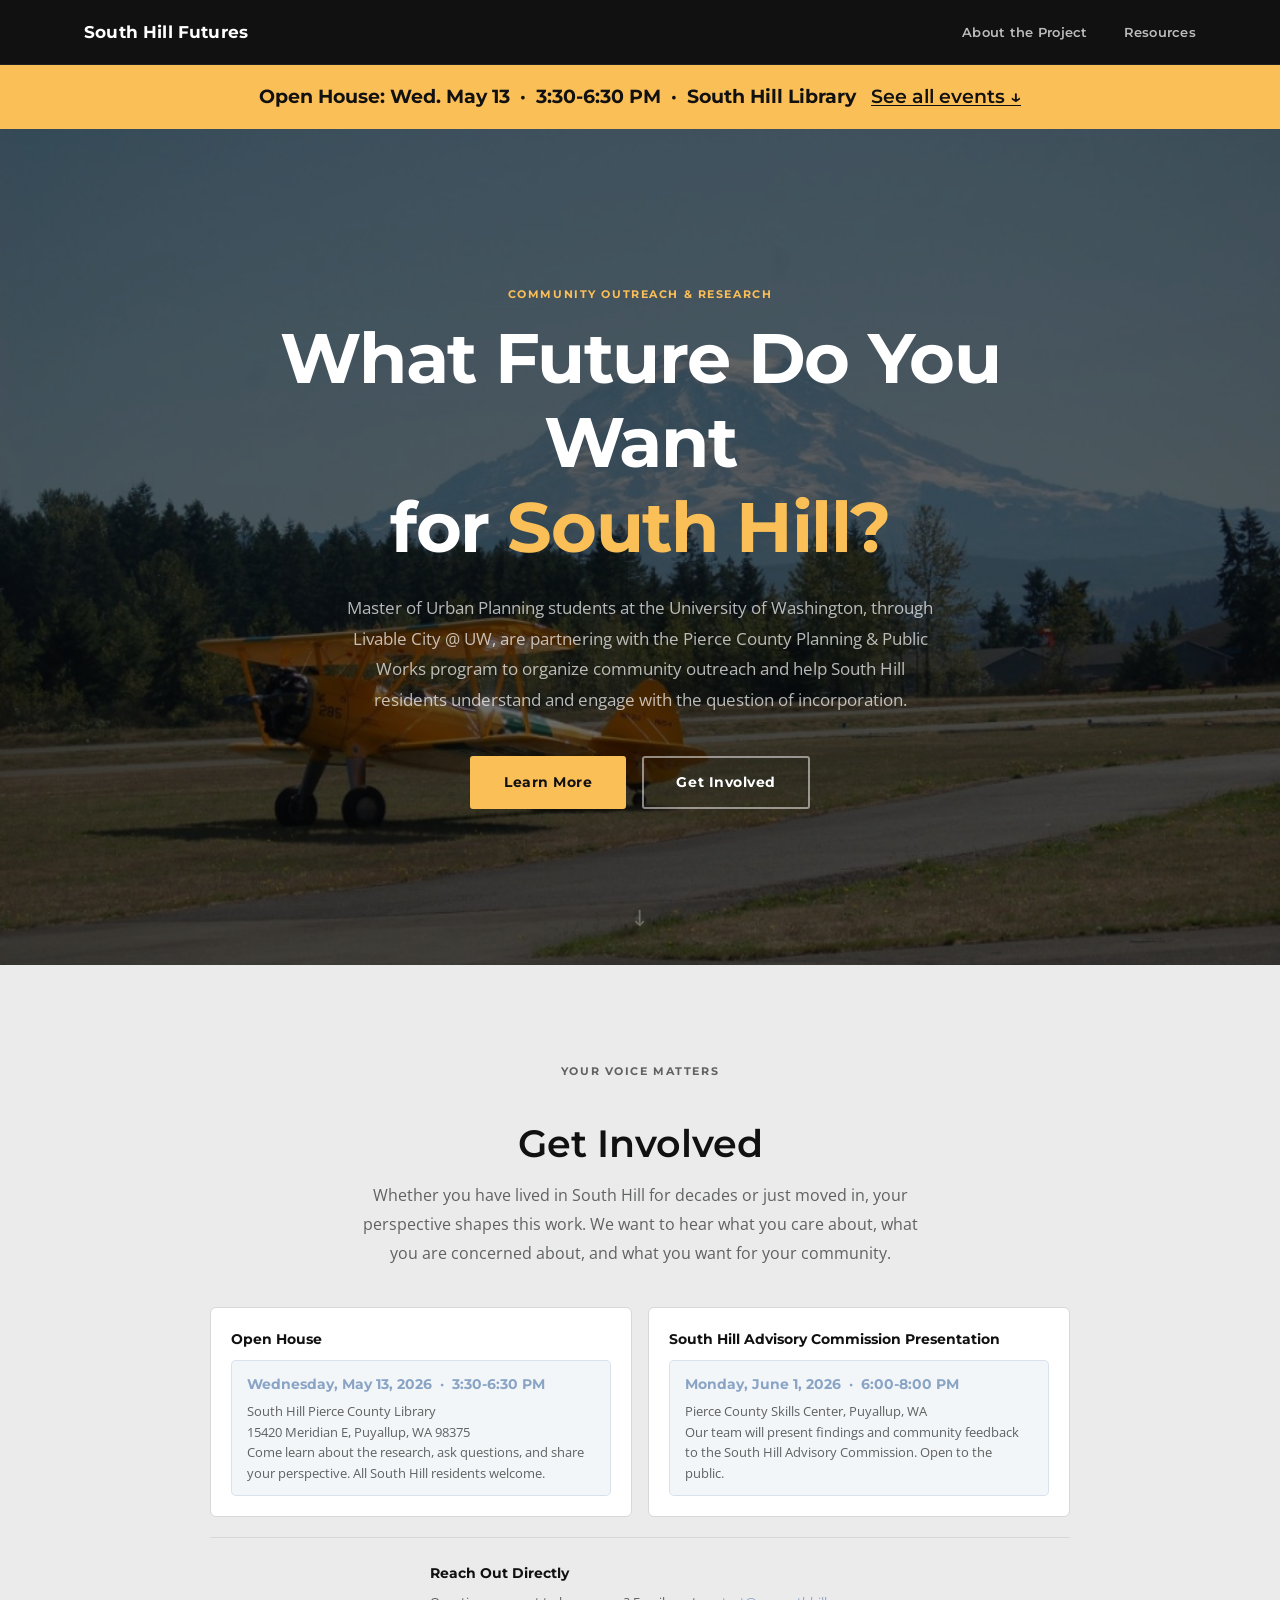
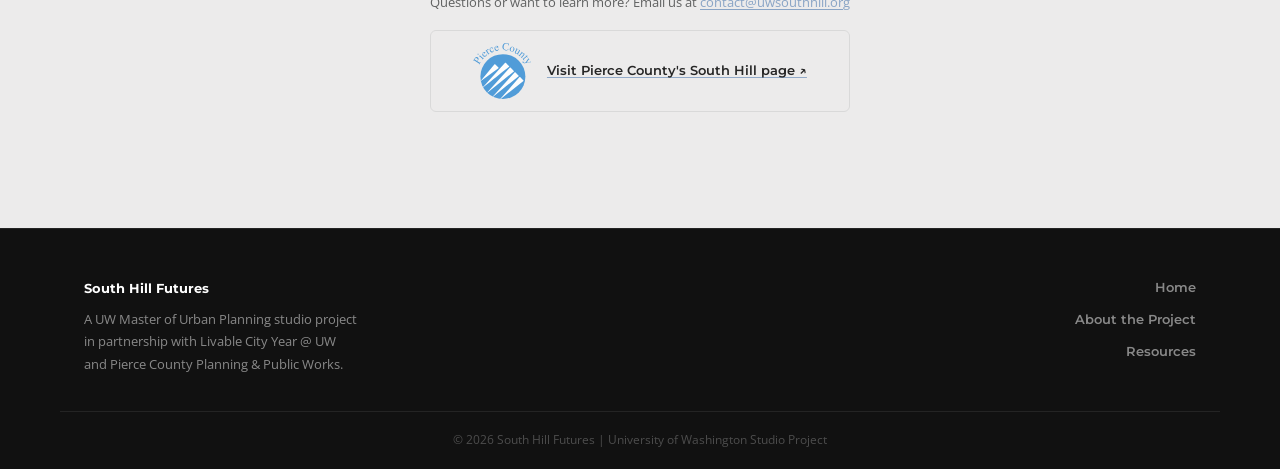
<file: index.html>
<!DOCTYPE html>
<html lang="en">
<head>
  <meta charset="UTF-8" />
  <meta name="viewport" content="width=device-width, initial-scale=1.0" />
  <title>South Hill Futures: Incorporation Study</title>
  <link rel="stylesheet" href="styles.css" />
  <link rel="preconnect" href="https://fonts.googleapis.com" />
  <link href="https://fonts.googleapis.com/css2?family=Montserrat:wght@600;700&family=Open+Sans:wght@400;500;600&display=swap" rel="stylesheet" />
</head>
<body>

  <!-- NAV -->
  <nav id="navbar">
    <div class="nav-inner">
      <a class="nav-logo" href="index.html">South Hill Futures</a>
      <button class="nav-toggle" aria-label="Toggle menu" onclick="toggleMenu()">&#9776;</button>
      <ul class="nav-links" id="nav-links">
        <li><a href="about.html">About the Project</a></li>
        <li><a href="learn.html">Resources</a></li>
      </ul>
    </div>
  </nav>

  <!-- OPEN HOUSE BANNER -->
  <div id="open-house-banner">
    <p><strong>Open House: <span class="nobr">Wed. May 13</span> &nbsp;·&nbsp; <span class="nobr">3:30-6:30 PM</span> &nbsp;·&nbsp; <span class="nobr">South Hill Library</span></strong> &nbsp;&nbsp;<a href="#contact">See all events &#8595;</a></p>
  </div>

  <!-- HERO -->
  <section id="hero">
    <div class="hero-content">
      <p class="eyebrow gold">Community Outreach &amp; Research</p>
      <h1>What Future Do You Want<br>for <span>South Hill?</span></h1>
      <p class="hero-sub">Master of Urban Planning students at the University of Washington, through Livable City @ UW, are partnering with the Pierce County Planning & Public Works program to organize community outreach and help South Hill residents understand and engage with the question of incorporation.</p>
      <div class="hero-actions">
        <a class="btn btn-primary" href="about.html">Learn More</a>
        <a class="btn btn-outline" href="#contact">Get Involved</a>
      </div>
    </div>
    <div class="hero-scroll-hint">&#8595;</div>
  </section>

  <!-- GET INVOLVED -->
  <section id="contact">
    <div class="container">
      <div class="contact-box">
        <div class="contact-text">
          <p class="eyebrow">Your Voice Matters</p>
          <h2>Get Involved</h2>
          <p>Whether you have lived in South Hill for decades or just moved in, your perspective shapes this work. We want to hear what you care about, what you are concerned about, and what you want for your community.</p>
          <ul class="contact-ways">
            <li>
              <!-- <span class="contact-icon">&#128197;</span> -->
              <div>
                <strong>Open House</strong>
                <div class="open-house-highlight">
                  <div class="oh-date"><span class="nobr">Wednesday, May 13, 2026</span> &nbsp;·&nbsp; <span class="nobr">3:30-6:30 PM</span></div>
                  <div class="oh-detail">South Hill Pierce County Library<br>15420 Meridian E, Puyallup, WA 98375<br>Come learn about the research, ask questions, and share your perspective. All South Hill residents welcome.</div>
                </div>
              </div>
            </li>
            <li>
              <!-- <span class="contact-icon">&#127981;</span> -->
              <div>
                <strong>South Hill Advisory Commission Presentation</strong>
                <div class="open-house-highlight">
                  <div class="oh-date"><span class="nobr">Monday, June 1, 2026</span> &nbsp;·&nbsp; <span class="nobr">6:00-8:00 PM</span></div>
                  <div class="oh-detail">Pierce County Skills Center, Puyallup, WA<br>Our team will present findings and community feedback to the South Hill Advisory Commission. Open to the public.</div>
                </div>
              </div>
            </li>
            <!-- SURVEY: uncomment when ready to add
            <li>
              <span class="contact-icon">&#128203;</span>
              <div>
                <strong>Community Survey</strong>
                <p>We are working on a short survey about your experience living in South Hill and your thoughts on incorporation. <em>Check back soon.</em></p>
              </div>
            </li>
            -->
            <li class="contact-email-row">
              <!-- <span class="contact-icon">&#9993;&#65039;</span> -->
              <div>
                <strong>Reach Out Directly</strong>
                <p>Questions or want to learn more? Email us at <a href="mailto:contact@uwsouthhill.org">contact@uwsouthhill.org</a></p>
                <a class="pierce-logo-link" href="https://www.piercecountywa.gov/946/South-Hill" target="_blank" rel="noopener">
                  <img src="PierceLogo.svg" alt="Pierce County" class="pierce-logo" />
                  <span class="pierce-logo-text">Visit Pierce County's South Hill page &#8599;</span>
                </a>
              </div>
            </li>
          </ul>
        </div>
        <!-- CONTACT FORM: uncomment when email is ready
        <div class="contact-form-wrap">
          <h3>Send Us a Message</h3>
          <form class="contact-form" onsubmit="handleSubmit(event)">
            <label for="name">Name</label>
            <input type="text" id="name" name="name" placeholder="Your name" required />
            <label for="email">Your Email</label>
            <input type="email" id="email" name="email" placeholder="your@email.com" required />
            <label for="resident">Are you a South Hill resident?</label>
            <select id="resident" name="resident">
              <option value="">Please select</option>
              <option value="yes">Yes</option>
              <option value="no">No, but I work/own property there</option>
              <option value="nearby">I live nearby</option>
              <option value="other">Other</option>
            </select>
            <label for="message">Message or Questions</label>
            <textarea id="message" name="message" rows="4" placeholder="Share your thoughts, questions, or concerns about South Hill's future..." required></textarea>
            <button type="submit" class="btn btn-primary">Send Message</button>
            <p class="form-note" id="form-success" style="display:none;">Thank you! We will be in touch soon.</p>
            <p style="font-size:0.78rem;color:var(--text-muted);margin-top:-4px;">Our contact email is coming soon. We will follow up as soon as it is set up.</p>
          </form>
        </div>
        -->
      </div>
    </div>
  </section>

  <!-- FOOTER -->
  <footer>
    <div class="container footer-inner">
      <div class="footer-left">
        <p class="footer-logo">South Hill Futures</p>
        <p>A UW Master of Urban Planning studio project<br>in partnership with Livable City Year @ UW<br>and Pierce County Planning &amp; Public Works.</p>
      </div>
      <div class="footer-links">
        <a href="index.html">Home</a>
        <a href="about.html">About the Project</a>
        <a href="learn.html">Resources</a>
      </div>
    </div>
    <div class="footer-bottom">
      <p>&copy; 2026 South Hill Futures | University of Washington Studio Project</p>
    </div>
  </footer>

  <script src="script.js"></script>
</body>
</html>
</file>
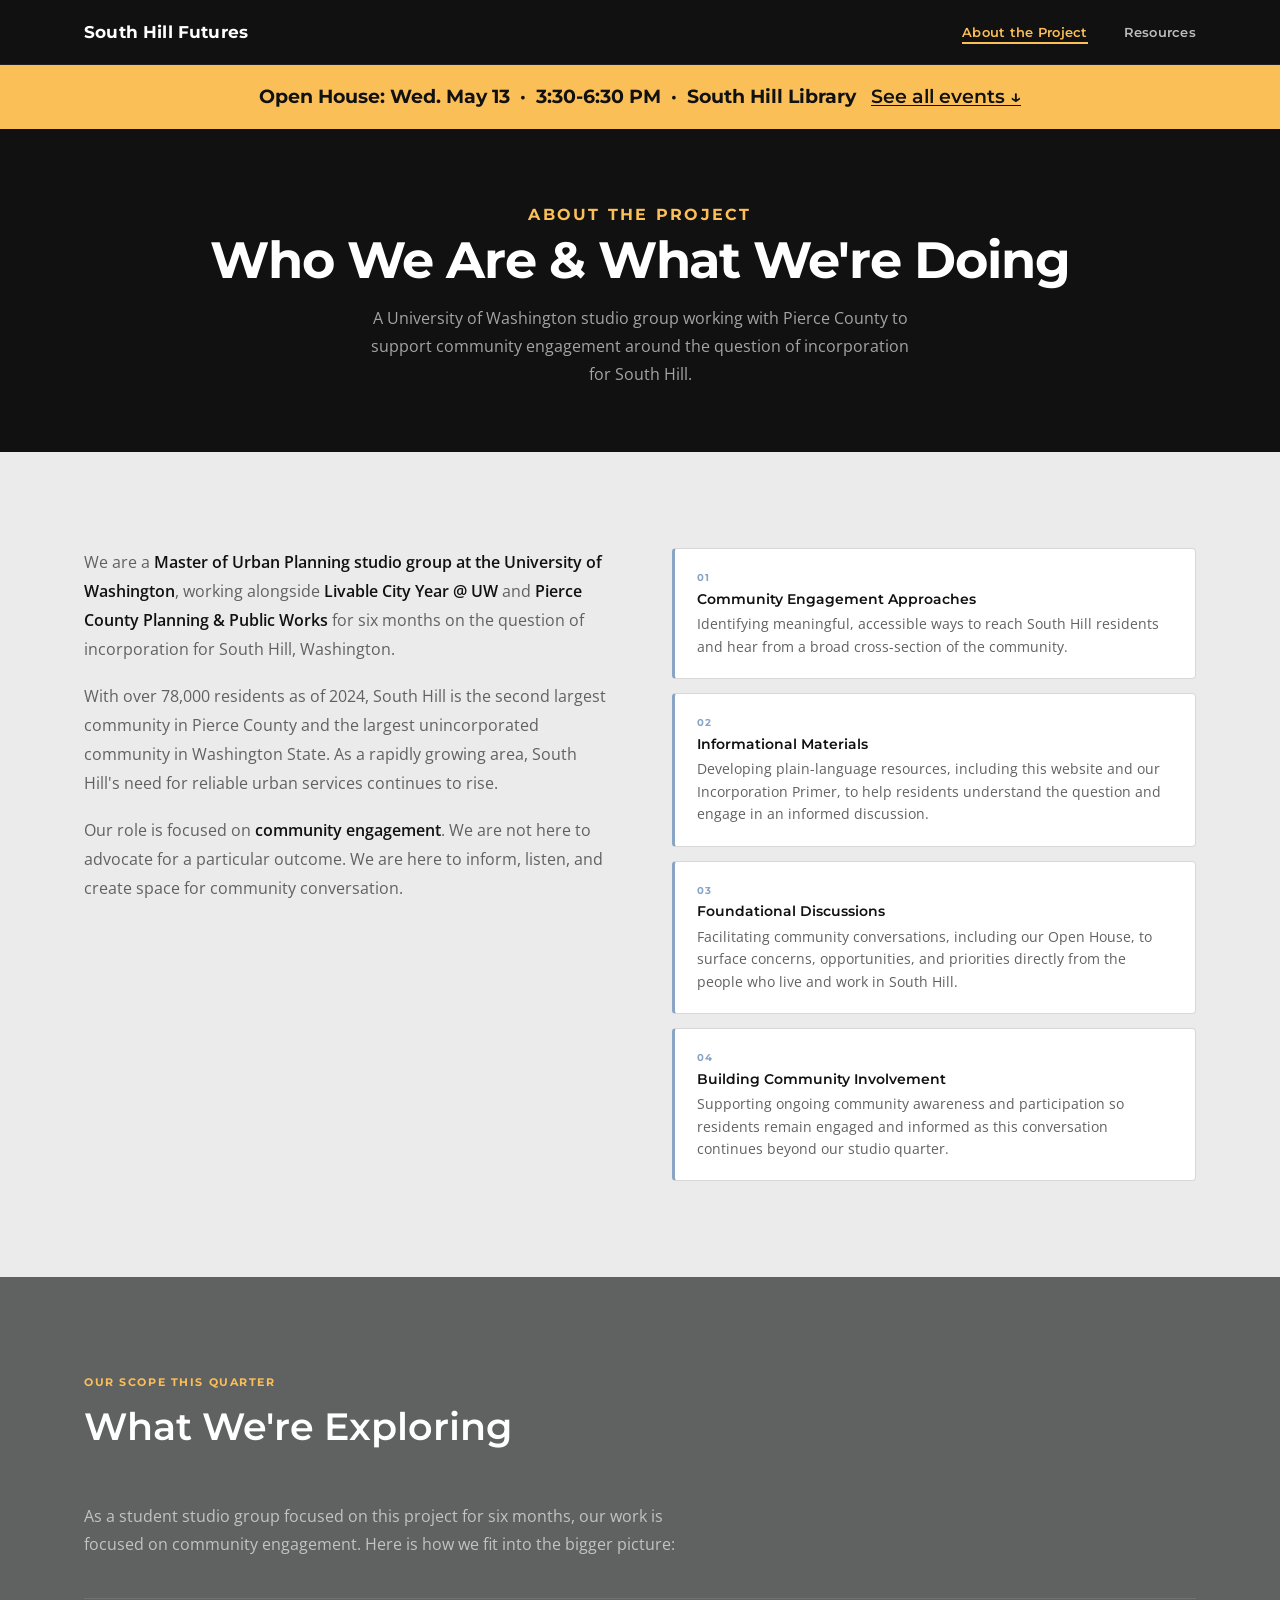
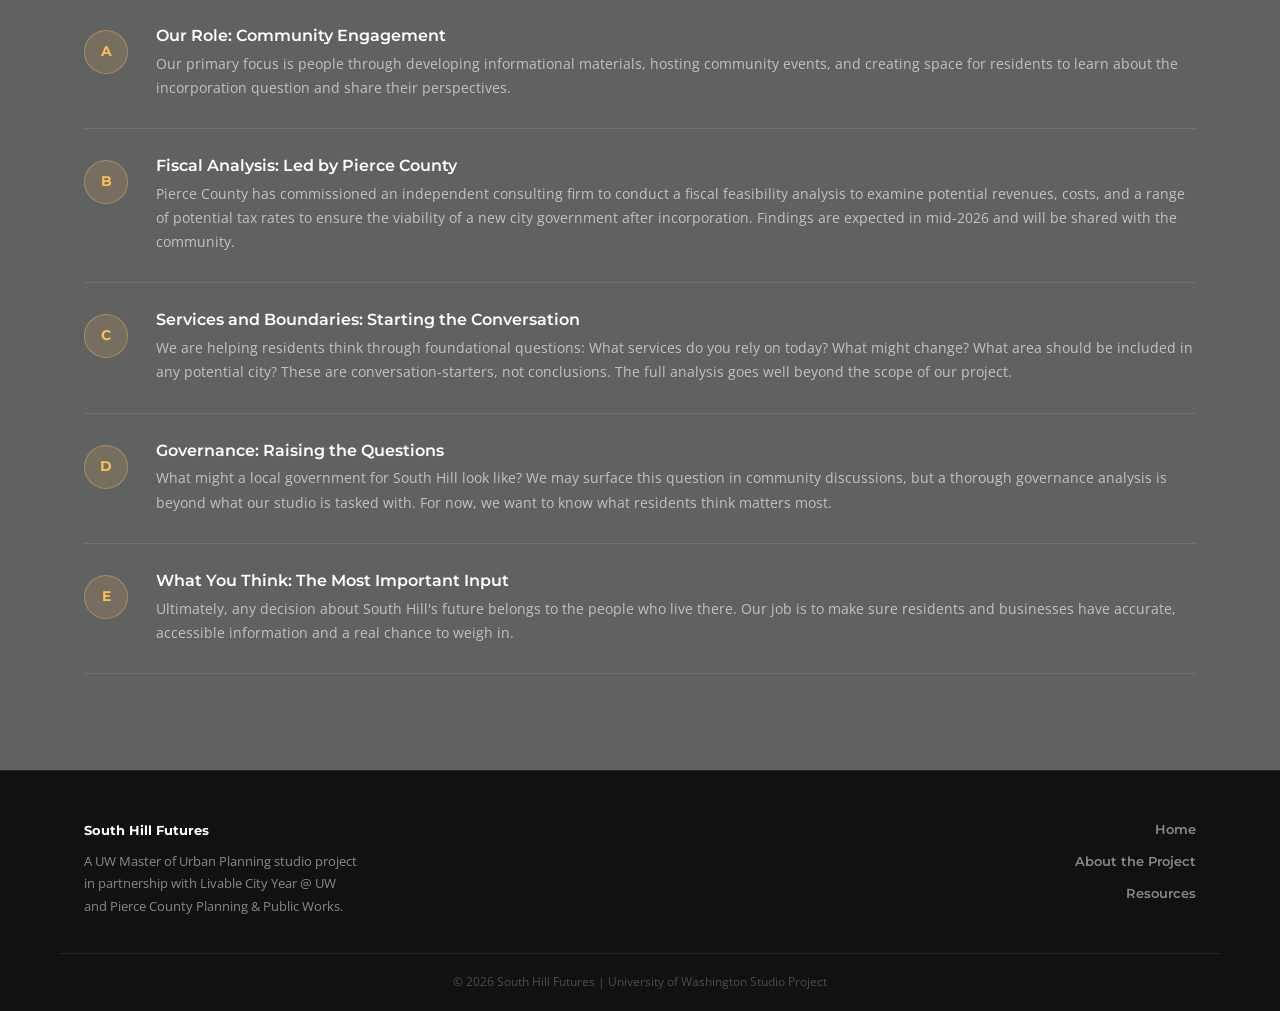
<file: about.html>
<!DOCTYPE html>
<html lang="en">
<head>
  <meta charset="UTF-8" />
  <meta name="viewport" content="width=device-width, initial-scale=1.0" />
  <title>About the Project | South Hill Futures</title>
  <link rel="stylesheet" href="styles.css" />
  <link rel="preconnect" href="https://fonts.googleapis.com" />
  <link href="https://fonts.googleapis.com/css2?family=Montserrat:wght@600;700&family=Open+Sans:wght@400;500;600&display=swap" rel="stylesheet" />
</head>
<body>

  <!-- NAV -->
  <nav id="navbar">
    <div class="nav-inner">
      <a class="nav-logo" href="index.html">South Hill Futures</a>
      <button class="nav-toggle" aria-label="Toggle menu" onclick="toggleMenu()">&#9776;</button>
      <ul class="nav-links" id="nav-links">
        <li><a href="about.html" aria-current="page">About the Project</a></li>
        <li><a href="learn.html">Resources</a></li>
      </ul>
    </div>
  </nav>

  <!-- OPEN HOUSE BANNER -->
  <div id="open-house-banner">
    <p><strong>Open House: <span class="nobr">Wed. May 13</span> &nbsp;·&nbsp; <span class="nobr">3:30-6:30 PM</span> &nbsp;·&nbsp; <span class="nobr">South Hill Library</span></strong> &nbsp;&nbsp;<a href="index.html#contact">See all events &#8595;</a></p>
  </div>

  <!-- PAGE HEADER -->
  <div class="page-header">
    <p class="eyebrow gold">About the Project</p>
    <h1>Who We Are &amp; What We're Doing</h1>
    <p>A University of Washington studio group working with Pierce County to support community engagement around the question of incorporation for South Hill.</p>
  </div>

  <!-- ABOUT -->
  <section id="about">
    <div class="container">
      <div class="two-col">
        <div class="col-text">
          <p>We are a <strong>Master of Urban Planning studio group at the University of Washington</strong>, working alongside <strong>Livable City Year @ UW</strong> and <strong>Pierce County Planning & Public Works</strong> for six months on the question of incorporation for South Hill, Washington.</p>
          <p>With over 78,000 residents as of 2024, South Hill is the second largest community in Pierce County and the largest unincorporated community in Washington State. As a rapidly growing area, South Hill's need for reliable urban services continues to rise.</p>
          <p>Our role is focused on <strong>community engagement</strong>. We are not here to advocate for a particular outcome. We are here to inform, listen, and create space for community conversation.</p>
        </div>
        <div class="col-cards">
          <div class="info-card">
            <div class="info-card-num">01</div>
            <h3>Community Engagement Approaches</h3>
            <p>Identifying meaningful, accessible ways to reach South Hill residents and hear from a broad cross-section of the community.</p>
          </div>
          <div class="info-card">
            <div class="info-card-num">02</div>
            <h3>Informational Materials</h3>
            <p>Developing plain-language resources, including this website and our Incorporation Primer, to help residents understand the question and engage in an informed discussion.</p>
          </div>
          <div class="info-card">
            <div class="info-card-num">03</div>
            <h3>Foundational Discussions</h3>
            <p>Facilitating community conversations, including our Open House, to surface concerns, opportunities, and priorities directly from the people who live and work in South Hill.</p>
          </div>
          <div class="info-card">
            <div class="info-card-num">04</div>
            <h3>Building Community Involvement</h3>
            <p>Supporting ongoing community awareness and participation so residents remain engaged and informed as this conversation continues beyond our studio quarter.</p>
          </div>
        </div>
      </div>
    </div>
  </section>

  <!-- POSSIBILITIES -->
  <section id="possibilities">
    <div class="container">
      <div class="section-header on-dark">
        <p class="eyebrow">Our Scope This Quarter</p>
        <h2>What We're Exploring</h2>
      </div>
      <p class="section-intro-left">As a student studio group focused on this project for six months, our work is focused on community engagement. Here is how we fit into the bigger picture:</p>
      <div class="scenarios">
        <div class="scenario">
          <div class="scenario-number">A</div>
          <div class="scenario-body">
            <h3>Our Role: Community Engagement</h3>
            <p>Our primary focus is people through developing informational materials, hosting community events, and creating space for residents to learn about the incorporation question and share their perspectives.</p>
          </div>
        </div>
        <div class="scenario">
          <div class="scenario-number">B</div>
          <div class="scenario-body">
            <h3>Fiscal Analysis: Led by Pierce County</h3>
            <p>Pierce County has commissioned an independent consulting firm to conduct a fiscal feasibility analysis to examine potential revenues, costs, and a range of potential tax rates to ensure the viability of a new city government after incorporation. Findings are expected in mid-2026 and will be shared with the community.</p>
          </div>
        </div>
        <div class="scenario">
          <div class="scenario-number">C</div>
          <div class="scenario-body">
            <h3>Services and Boundaries: Starting the Conversation</h3>
            <p>We are helping residents think through foundational questions: What services do you rely on today? What might change? What area should be included in any potential city? These are conversation-starters, not conclusions. The full analysis goes well beyond the scope of our project.</p>
          </div>
        </div>
        <div class="scenario">
          <div class="scenario-number">D</div>
          <div class="scenario-body">
            <h3>Governance: Raising the Questions</h3>
            <p>What might a local government for South Hill look like? We may surface this question in community discussions, but a thorough governance analysis is beyond what our studio is tasked with. For now, we want to know what residents think matters most.</p>
          </div>
        </div>
        <div class="scenario">
          <div class="scenario-number">E</div>
          <div class="scenario-body">
            <h3>What You Think: The Most Important Input</h3>
            <p>Ultimately, any decision about South Hill's future belongs to the people who live there. Our job is to make sure residents and businesses have accurate, accessible information and a real chance to weigh in.</p>
          </div>
        </div>
      </div>
    </div>
  </section>

  <!-- FOOTER -->
  <footer>
    <div class="container footer-inner">
      <div class="footer-left">
        <p class="footer-logo">South Hill Futures</p>
        <p>A UW Master of Urban Planning studio project<br>in partnership with Livable City Year @ UW<br>and Pierce County Planning &amp; Public Works.</p>
      </div>
      <div class="footer-links">
        <a href="index.html">Home</a>
        <a href="about.html">About the Project</a>
        <a href="learn.html">Resources</a>
      </div>
    </div>
    <div class="footer-bottom">
      <p>&copy; 2026 South Hill Futures | University of Washington Studio Project</p>
    </div>
  </footer>

  <script src="script.js"></script>
</body>
</html>
</file>
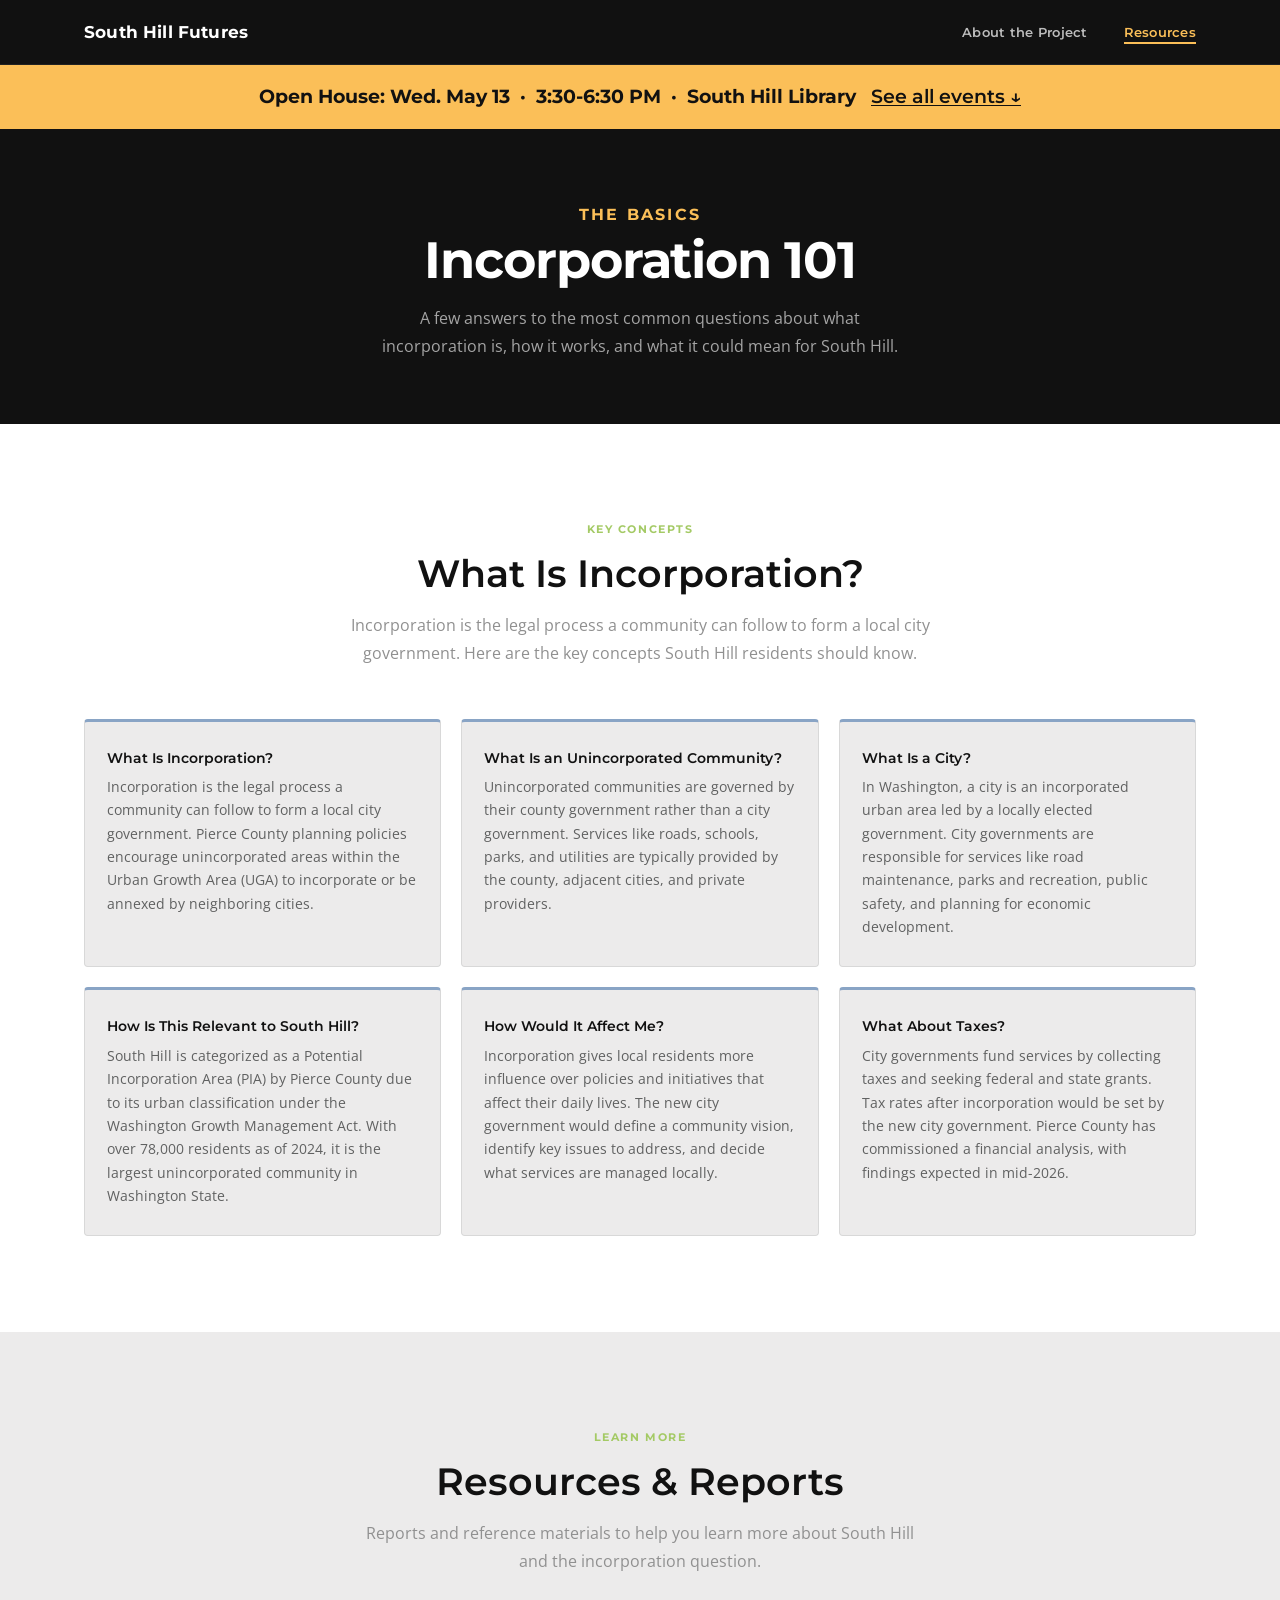
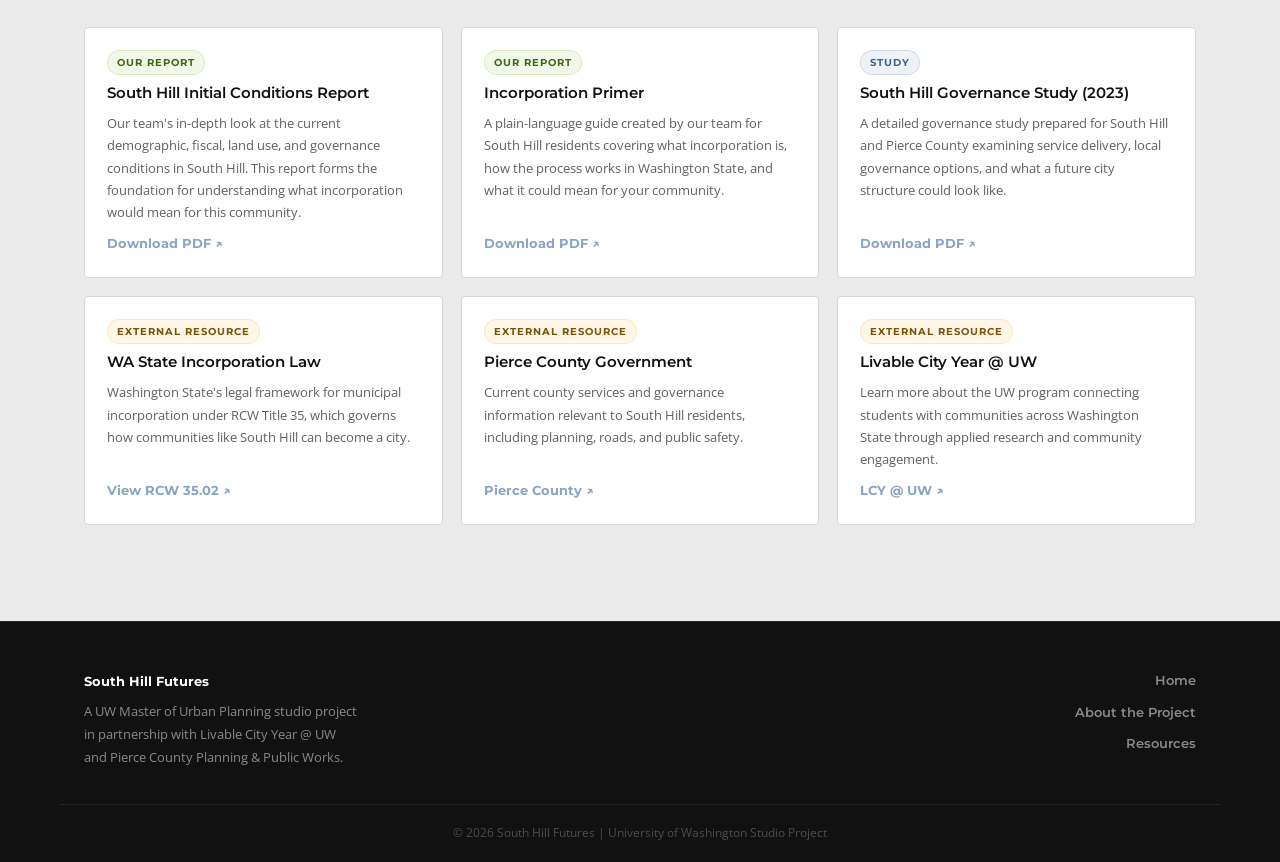
<file: learn.html>
<!DOCTYPE html>
<html lang="en">
<head>
  <meta charset="UTF-8" />
  <meta name="viewport" content="width=device-width, initial-scale=1.0" />
  <title>What Is Incorporation? | South Hill Futures</title>
  <link rel="stylesheet" href="styles.css" />
  <link rel="preconnect" href="https://fonts.googleapis.com" />
  <link href="https://fonts.googleapis.com/css2?family=Montserrat:wght@600;700&family=Open+Sans:wght@400;500;600&display=swap" rel="stylesheet" />
</head>
<body>

  <!-- NAV -->
  <nav id="navbar">
    <div class="nav-inner">
      <a class="nav-logo" href="index.html">South Hill Futures</a>
      <button class="nav-toggle" aria-label="Toggle menu" onclick="toggleMenu()">&#9776;</button>
      <ul class="nav-links" id="nav-links">
        <li><a href="about.html">About the Project</a></li>
        <li><a href="learn.html" aria-current="page">Resources</a></li>
      </ul>
    </div>
  </nav>

  <!-- OPEN HOUSE BANNER -->
  <div id="open-house-banner">
    <p><strong>Open House: <span class="nobr">Wed. May 13</span> &nbsp;·&nbsp; <span class="nobr">3:30-6:30 PM</span> &nbsp;·&nbsp; <span class="nobr">South Hill Library</span></strong> &nbsp;&nbsp;<a href="index.html#contact">See all events &#8595;</a></p>
  </div>

  <!-- PAGE HEADER -->
  <div class="page-header">
    <p class="eyebrow gold">The Basics</p>
    <h1>Incorporation 101</h1>
    <p>A few answers to the most common questions about what incorporation is, how it works, and what it could mean for South Hill.</p>
  </div>

  <!-- WHAT IS INCORPORATION -->
  <section id="what-is">
    <div class="container">
      <div class="section-header center">
        <p class="eyebrow">Key Concepts</p>
        <h2>What Is Incorporation?</h2>
        <p class="section-intro">Incorporation is the legal process a community can follow to form a local city government. Here are the key concepts South Hill residents should know.</p>
      </div>
      <div class="explainer-grid">
        <div class="explainer-card">
          <!-- <div class="explainer-icon">&#128196;</div> -->
          <h3>What Is Incorporation?</h3>
          <p>Incorporation is the legal process a community can follow to form a local city government. Pierce County planning policies encourage unincorporated areas within the Urban Growth Area (UGA) to incorporate or be annexed by neighboring cities.</p>
        </div>
        <div class="explainer-card">
          <!-- <div class="explainer-icon">&#127968;</div> -->
          <h3>What Is an Unincorporated Community?</h3>
          <p>Unincorporated communities are governed by their county government rather than a city government. Services like roads, schools, parks, and utilities are typically provided by the county, adjacent cities, and private providers.</p>
        </div>
        <div class="explainer-card">
          <!-- <div class="explainer-icon">&#127963;</div> -->
          <h3>What Is a City?</h3>
          <p>In Washington, a city is an incorporated urban area led by a locally elected government. City governments are responsible for services like road maintenance, parks and recreation, public safety, and planning for economic development.</p>
        </div>
        <div class="explainer-card">
          <!-- <div class="explainer-icon">&#128205;</div> -->
          <h3>How Is This Relevant to South Hill?</h3>
          <p>South Hill is categorized as a Potential Incorporation Area (PIA) by Pierce County due to its urban classification under the Washington Growth Management Act. With over 78,000 residents as of 2024, it is the largest unincorporated community in Washington State.</p>
        </div>
        <div class="explainer-card">
          <!-- <div class="explainer-icon">&#128101;</div> -->
          <h3>How Would It Affect Me?</h3>
          <p>Incorporation gives local residents more influence over policies and initiatives that affect their daily lives. The new city government would define a community vision, identify key issues to address, and decide what services are managed locally.</p>
        </div>
        <div class="explainer-card">
          <!-- <div class="explainer-icon">&#128176;</div> -->
          <h3>What About Taxes?</h3>
          <p>City governments fund services by collecting taxes and seeking federal and state grants. Tax rates after incorporation would be set by the new city government. Pierce County has commissioned a financial analysis, with findings expected in mid-2026.</p>
        </div>
      </div>
    </div>
  </section>

  <!-- RESOURCES -->
  <section id="resources">
    <div class="container">
      <div class="section-header center">
        <p class="eyebrow">Learn More</p>
        <h2>Resources &amp; Reports</h2>
        <p class="section-intro">Reports and reference materials to help you learn more about South Hill and the incorporation question.</p>
      </div>
      <div class="resource-grid">
        <div class="resource-card">
          <div class="resource-tag team">Our Report</div>
          <h3>South Hill Initial Conditions Report</h3>
          <p>Our team's in-depth look at the current demographic, fiscal, land use, and governance conditions in South Hill. This report forms the foundation for understanding what incorporation would mean for this community.</p>
          <a class="resource-link" href="LCY_ICR.pdf" target="_blank" rel="noopener">Download PDF &#8599;</a>
        </div>
        <div class="resource-card">
          <div class="resource-tag team">Our Report</div>
          <h3>Incorporation Primer</h3>
          <p>A plain-language guide created by our team for South Hill residents covering what incorporation is, how the process works in Washington State, and what it could mean for your community.</p>
          <a class="resource-link" href="IncorporationPrimer.pdf" target="_blank" rel="noopener">Download PDF &#8599;</a>
        </div>
        <div class="resource-card">
          <div class="resource-tag">Study</div>
          <h3>South Hill Governance Study (2023)</h3>
          <p>A detailed governance study prepared for South Hill and Pierce County examining service delivery, local governance options, and what a future city structure could look like.</p>
          <a class="resource-link" href="Final South Hill Governance Study.pdf" target="_blank" rel="noopener">Download PDF &#8599;</a>
        </div>
        <div class="resource-card">
          <div class="resource-tag external">External Resource</div>
          <h3>WA State Incorporation Law</h3>
          <p>Washington State's legal framework for municipal incorporation under RCW Title 35, which governs how communities like South Hill can become a city.</p>
          <a class="resource-link" href="https://app.leg.wa.gov/RCW/default.aspx?cite=35.02" target="_blank" rel="noopener">View RCW 35.02 &#8599;</a>
        </div>
        <div class="resource-card">
          <div class="resource-tag external">External Resource</div>
          <h3>Pierce County Government</h3>
          <p>Current county services and governance information relevant to South Hill residents, including planning, roads, and public safety.</p>
          <a class="resource-link" href="https://www.piercecountywa.gov" target="_blank" rel="noopener">Pierce County &#8599;</a>
        </div>
        <div class="resource-card">
          <div class="resource-tag external">External Resource</div>
          <h3>Livable City Year @ UW</h3>
          <p>Learn more about the UW program connecting students with communities across Washington State through applied research and community engagement.</p>
          <a class="resource-link" href="https://lcy.be.uw.edu/" target="_blank" rel="noopener">LCY @ UW &#8599;</a>
        </div>
      </div>
    </div>
  </section>

  <!-- FOOTER -->
  <footer>
    <div class="container footer-inner">
      <div class="footer-left">
        <p class="footer-logo">South Hill Futures</p>
        <p>A UW Master of Urban Planning studio project<br>in partnership with Livable City Year @ UW<br>and Pierce County Planning &amp; Public Works.</p>
      </div>
      <div class="footer-links">
        <a href="index.html">Home</a>
        <a href="about.html">About the Project</a>
        <a href="learn.html">Resources</a>
      </div>
    </div>
    <div class="footer-bottom">
      <p>&copy; 2026 South Hill Futures | University of Washington Studio Project</p>
    </div>
  </footer>

  <script src="script.js"></script>
</body>
</html>
</file>
<file: styles.css>
/* ── Reset & Base ── */
*, *::before, *::after { box-sizing: border-box; margin: 0; padding: 0; }

:root {
  --blue:       #89a4c5;
  --gold:       #fbbf58;
  --green:      #a4ca65;
  --gray-mid:   #606161;
  --gray-light: #ecebeb;
  --black:      #111111;
  --white:      #ffffff;
  --border:     #d8d8d8;

  --text-dark:  #111111;
  --text-body:  #606161;
  --text-muted: #909090;

  --font-body:    'Open Sans', system-ui, sans-serif;
  --font-heading: 'Montserrat', system-ui, sans-serif;

  --max-w:      1160px;
  --section-py: 96px;
}

html { scroll-behavior: smooth; }

body {
  font-family: var(--font-body);
  font-weight: 400;
  color: var(--text-body);
  background: var(--white);
  line-height: 1.7;
  font-size: 16px;
  padding-top: 64px;
}

a { color: inherit; text-decoration: none; }
img { display: block; max-width: 100%; }

h1, h2, h3 { font-family: var(--font-heading); line-height: 1.2; }
h1 { font-weight: 700; }
h2 { font-weight: 600; }
h3 { font-weight: 600; }

.container {
  max-width: var(--max-w);
  margin: 0 auto;
  padding: 0 24px;
}

/* ── Eyebrow ── */
.eyebrow {
  display: block;
  font-family: var(--font-heading);
  font-size: 0.7rem;
  font-weight: 700;
  letter-spacing: 0.14em;
  text-transform: uppercase;
  color: var(--green);
  margin-bottom: 12px;
}
.eyebrow.gold  { color: var(--gold); }
.eyebrow.light { color: var(--gold); }

/* ── Buttons ── */
.btn {
  display: inline-block;
  padding: 13px 32px;
  border-radius: 3px;
  font-family: var(--font-heading);
  font-size: 0.85rem;
  font-weight: 700;
  letter-spacing: 0.04em;
  cursor: pointer;
  transition: all 0.18s;
  border: 2px solid transparent;
}
.btn-primary { background: var(--gold); color: var(--black); border-color: var(--gold); }
.btn-primary:hover { background: #fccf7a; border-color: #fccf7a; }
.btn-outline { background: transparent; color: var(--white); border-color: rgba(255,255,255,0.5); }
.btn-outline:hover { background: rgba(255,255,255,0.1); border-color: var(--white); }

/* ── Navbar ── */
#navbar {
  position: fixed;
  top: 0; left: 0; right: 0;
  z-index: 100;
  background: var(--black);
  border-bottom: 1px solid rgba(255,255,255,0.07);
  transition: box-shadow 0.3s;
}
#navbar.scrolled { box-shadow: 0 2px 20px rgba(0,0,0,0.5); }

.nav-inner {
  max-width: var(--max-w);
  margin: 0 auto;
  padding: 0 24px;
  height: 64px;
  display: flex;
  align-items: center;
  justify-content: space-between;
}

.nav-logo {
  font-family: var(--font-heading);
  font-size: 1.05rem;
  font-weight: 700;
  color: var(--white);
  letter-spacing: 0.01em;
}

.nav-links {
  display: flex;
  gap: 36px;
  list-style: none;
}
.nav-links a {
  font-family: var(--font-heading);
  font-size: 0.82rem;
  font-weight: 600;
  color: rgba(255,255,255,0.72);
  letter-spacing: 0.02em;
  transition: color 0.18s;
  padding-bottom: 2px;
  border-bottom: 2px solid transparent;
}
.nav-links a:hover { color: var(--white); }
.nav-links a[aria-current="page"] { color: var(--gold); border-bottom-color: var(--gold); }

.nav-toggle {
  display: none;
  background: none;
  border: none;
  color: var(--white);
  font-size: 1.5rem;
  cursor: pointer;
  padding: 4px 8px;
}

/* ── Open House Banner ── */
#open-house-banner {
  background: var(--gold);
  padding: 18px 24px;
  text-align: center;
}
#open-house-banner p {
  font-family: var(--font-heading);
  font-size: 1.2rem;
  font-weight: 600;
  color: var(--black);
  line-height: 1.5;
}
#open-house-banner a {
  color: var(--black);
  text-decoration: underline;
  text-underline-offset: 2px;
  white-space: nowrap; /* keep "See all events" on one line */
}

/* Prevent specific inline tokens from wrapping mid-phrase */
.nobr { white-space: nowrap; }

/* ── Hero (index.html) ── */
#hero {
  position: relative;
  min-height: calc(100vh - 64px);
  display: flex;
  align-items: center;
  justify-content: center;
  background-color: var(--black);
  background-image: url('Rainier.jpg');
  background-size: cover;
  background-position: center center;
  background-repeat: no-repeat;
  text-align: center;
  overflow: hidden;
}
#hero::before {
  content: '';
  position: absolute;
  inset: 0;
  background: rgba(0, 0, 0, 0.58);
}
.hero-content {
  position: relative;
  z-index: 2;
  max-width: 820px;
  padding: 60px 24px;
}
.hero-content h1 {
  font-size: clamp(2.6rem, 5.5vw, 4.4rem);
  color: var(--white);
  margin-bottom: 24px;
  letter-spacing: -0.02em;
}
.hero-content h1 span { color: var(--gold); }
.hero-sub {
  font-size: 1.05rem;
  color: rgba(255,255,255,0.7);
  max-width: 600px;
  margin: 0 auto 40px;
  line-height: 1.82;
}
.hero-actions { display: flex; gap: 16px; justify-content: center; flex-wrap: wrap; }
.hero-scroll-hint {
  position: absolute;
  bottom: 28px; left: 50%;
  transform: translateX(-50%);
  color: rgba(255,255,255,0.28);
  font-size: 1.4rem;
  animation: bounce 2.2s infinite;
}
@keyframes bounce {
  0%, 100% { transform: translateX(-50%) translateY(0); }
  50%       { transform: translateX(-50%) translateY(9px); }
}

/* ── Page Header (about.html, learn.html) ── */
.page-header {
  background: var(--black);
  padding: 72px 24px 64px;
  text-align: center;
}
.page-header h1 {
  font-size: clamp(2rem, 4vw, 3.2rem);
  color: var(--white);
  margin-bottom: 14px;
  letter-spacing: -0.02em;
}
.page-header p {
  font-size: 1rem;
  color: rgba(255,255,255,0.62);
  max-width: 540px;
  margin: 0 auto;
  line-height: 1.75;
}

/* ── Partners Strip ── */
#partners {
  background: var(--white);
  border-bottom: 1px solid var(--border);
  padding: 26px 0;
}
.partners-label {
  text-align: center;
  font-family: var(--font-heading);
  font-size: 0.68rem;
  font-weight: 700;
  letter-spacing: 0.13em;
  text-transform: uppercase;
  color: var(--text-muted);
  margin-bottom: 16px;
}
.partners-logos {
  display: flex;
  align-items: center;
  justify-content: center;
  gap: 40px;
  flex-wrap: wrap;
}
.partner-item {
  font-family: var(--font-heading);
  font-size: 0.85rem;
  font-weight: 600;
  color: var(--text-dark);
  letter-spacing: 0.01em;
}
.partner-divider { width: 1px; height: 26px; background: var(--border); }

/* ── Section Shared ── */
section { padding: var(--section-py) 0; }

.section-header { margin-bottom: 52px; }
.section-header.center { text-align: center; }

.section-header h2 {
  font-size: clamp(1.75rem, 3vw, 2.5rem);
  color: var(--text-dark);
  line-height: 1.18;
}
.section-header.on-dark h2    { color: var(--white); }
.section-header.on-dark .eyebrow { color: var(--gold); }

.section-intro {
  margin-top: 14px;
  font-size: 1rem;
  color: var(--text-muted);
  max-width: 580px;
  margin-left: auto;
  margin-right: auto;
  line-height: 1.75;
}
.section-intro-left {
  font-size: 1rem;
  color: rgba(255,255,255,0.62);
  margin-bottom: 40px;
  max-width: 620px;
  line-height: 1.75;
}

/* ── About ── */
#about { background: var(--gray-light); }

.two-col {
  display: grid;
  grid-template-columns: 1fr 1fr;
  gap: 64px;
  align-items: start;
}
.col-text p {
  margin-bottom: 18px;
  font-size: 0.98rem;
  line-height: 1.85;
}
.col-text strong { color: var(--text-dark); font-weight: 600; }
.col-cards { display: flex; flex-direction: column; gap: 14px; }

.info-card {
  background: var(--white);
  border: 1px solid var(--border);
  border-left: 3px solid var(--blue);
  border-radius: 4px;
  padding: 20px 22px;
  transition: box-shadow 0.18s, transform 0.18s;
}
.info-card:hover { box-shadow: 0 6px 20px rgba(0,0,0,0.08); transform: translateY(-2px); }
.info-card-num {
  font-family: var(--font-heading);
  font-size: 0.62rem;
  font-weight: 700;
  letter-spacing: 0.12em;
  color: var(--blue);
  margin-bottom: 5px;
}
.info-card h3 { font-size: 0.9rem; color: var(--text-dark); margin-bottom: 5px; }
.info-card p  { font-size: 0.85rem; color: var(--text-body); line-height: 1.65; }

/* ── What Is Incorporation ── */
#what-is { background: var(--white); }

.explainer-grid {
  display: grid;
  grid-template-columns: repeat(3, 1fr);
  gap: 20px;
}
.explainer-card {
  background: var(--gray-light);
  border: 1px solid var(--border);
  border-top: 3px solid var(--blue);
  border-radius: 4px;
  padding: 28px 22px;
  transition: box-shadow 0.18s, transform 0.18s;
}
.explainer-card:hover { box-shadow: 0 6px 20px rgba(0,0,0,0.08); transform: translateY(-2px); }
.explainer-icon { font-size: 1.7rem; margin-bottom: 12px; }
.explainer-card h3 { font-size: 0.9rem; color: var(--text-dark); margin-bottom: 8px; }
.explainer-card p  { font-size: 0.85rem; color: var(--text-body); line-height: 1.72; }

/* ── Possibilities / Scenarios ── */
#possibilities { background: var(--gray-mid); }

.scenarios { display: flex; flex-direction: column; }
.scenario {
  display: flex;
  gap: 28px;
  align-items: flex-start;
  padding: 28px 0;
  border-bottom: 1px solid rgba(255,255,255,0.1);
}
.scenario:first-child { border-top: 1px solid rgba(255,255,255,0.1); }

.scenario-number {
  flex-shrink: 0;
  width: 44px;
  height: 44px;
  border-radius: 50%;
  background: rgba(251,191,88,0.14);
  border: 1.5px solid rgba(251,191,88,0.38);
  display: flex;
  align-items: center;
  justify-content: center;
  font-family: var(--font-heading);
  font-weight: 700;
  font-size: 0.88rem;
  color: var(--gold);
  margin-top: 3px;
}
.scenario-body h3 { font-size: 0.98rem; color: var(--white); margin-bottom: 6px; }
.scenario-body p  { font-size: 0.88rem; color: rgba(255,255,255,0.62); line-height: 1.72; }

/* ── Resources ── */
#resources { background: var(--gray-light); }

.resource-grid {
  display: grid;
  grid-template-columns: repeat(3, 1fr);
  gap: 18px;
}
.resource-card {
  background: var(--white);
  border: 1px solid var(--border);
  border-radius: 4px;
  padding: 22px;
  display: flex;
  flex-direction: column;
  gap: 10px;
  transition: box-shadow 0.18s, transform 0.18s;
}
.resource-card:hover { box-shadow: 0 6px 20px rgba(0,0,0,0.08); transform: translateY(-2px); }

.resource-tag {
  display: inline-block;
  font-family: var(--font-heading);
  font-size: 0.62rem;
  font-weight: 700;
  letter-spacing: 0.1em;
  text-transform: uppercase;
  padding: 3px 9px;
  border-radius: 20px;
  width: fit-content;
  background: rgba(137,164,197,0.14);
  color: #3a6390;
  border: 1px solid rgba(137,164,197,0.3);
}
.resource-tag.team {
  background: rgba(164,202,101,0.14);
  color: #3d6a10;
  border-color: rgba(164,202,101,0.3);
}
.resource-tag.external {
  background: rgba(251,191,88,0.14);
  color: #7a5208;
  border-color: rgba(251,191,88,0.3);
}

.resource-card h3 { font-size: 0.92rem; color: var(--text-dark); }
.resource-card p  { font-size: 0.84rem; color: var(--text-body); line-height: 1.65; flex: 1; }
.resource-link {
  font-family: var(--font-heading);
  font-size: 0.8rem;
  font-weight: 700;
  color: var(--blue);
  transition: color 0.18s;
}
.resource-link:hover { color: var(--black); }

/* ── Contact / Get Involved ── */
#contact { background: var(--gray-light); }

.contact-box {
  max-width: 860px;
  margin: 0 auto;
}
.contact-text { text-align: center; }
.contact-text h2 {
  font-size: clamp(1.8rem, 3vw, 2.4rem);
  color: var(--text-dark);
  margin-bottom: 14px;
}
.contact-text > p {
  color: var(--text-body);
  margin-bottom: 40px;
  line-height: 1.8;
  max-width: 560px;
  margin-left: auto;
  margin-right: auto;
}

.contact-ways {
  list-style: none;
  display: grid;
  grid-template-columns: 1fr 1fr;
  gap: 16px;
  text-align: left;
}
.contact-ways li {
  display: flex;
  gap: 14px;
  align-items: flex-start;
  background: var(--white);
  border: 1px solid var(--border);
  border-radius: 6px;
  padding: 20px;
}
.contact-ways li.contact-email-row {
  grid-column: 1 / -1;
  justify-content: center;
  background: transparent;
  border: none;
  border-top: 1px solid var(--border);
  border-radius: 0;
  padding-top: 24px;
  margin-top: 4px;
}
.contact-icon { font-size: 1.3rem; flex-shrink: 0; margin-top: 2px; }
.contact-ways strong {
  display: block;
  font-family: var(--font-heading);
  font-size: 0.88rem;
  font-weight: 700;
  color: var(--text-dark);
  margin-bottom: 6px;
}
.contact-ways p {
  font-size: 0.84rem;
  color: var(--text-body);
  line-height: 1.62;
}
.contact-ways a { color: var(--blue); text-decoration: underline; text-underline-offset: 2px; }

.pierce-logo-link {
  display: flex;
  align-items: center;
  justify-content: center;
  gap: 16px;
  margin-top: 16px;
  padding: 12px 16px;
  background: var(--gray-light);
  border: 1px solid var(--border);
  border-radius: 6px;
  opacity: 0.9;
  transition: opacity 0.18s, box-shadow 0.18s;
}
.pierce-logo-link:hover {
  opacity: 1;
  box-shadow: 0 4px 12px rgba(0,0,0,0.1);
}
.pierce-logo {
  height: 56px;
  width: auto;
  display: block;
  flex-shrink: 0;
}
.pierce-logo-text {
  font-family: var(--font-heading);
  font-size: 0.8rem;
  font-weight: 600;
  color: var(--text-dark);
  line-height: 1.35;
}

.open-house-highlight {
  background: rgba(137,164,197,0.1);
  border: 1px solid rgba(137,164,197,0.25);
  border-radius: 5px;
  padding: 12px 15px;
  margin-top: 8px;
}
.open-house-highlight .oh-date {
  font-family: var(--font-heading);
  font-size: 0.85rem;
  font-weight: 700;
  color: var(--blue);
  margin-bottom: 5px;
}
.open-house-highlight .oh-detail {
  font-size: 0.8rem;
  color: var(--text-body);
  line-height: 1.6;
}

/* CONTACT FORM: when uncommenting form, restore .contact-box to:
   display: grid; grid-template-columns: 1fr 1fr; max-width: var(--max-w);
   and remove text-align: center, max-width from .contact-text */
.contact-form-wrap { background: var(--white); border-radius: 6px; padding: 36px; }
.contact-form-wrap h3 { font-size: 1.1rem; color: var(--text-dark); margin-bottom: 22px; }
.contact-form { display: flex; flex-direction: column; gap: 14px; }
.contact-form label { font-family: var(--font-heading); font-size: 0.78rem; font-weight: 700; color: var(--text-dark); margin-bottom: -6px; letter-spacing: 0.02em; }
.contact-form input,
.contact-form select,
.contact-form textarea {
  width: 100%; padding: 11px 13px;
  border: 1.5px solid var(--border); border-radius: 4px;
  font-family: var(--font-body); font-size: 0.92rem;
  color: var(--text-dark); background: var(--gray-light);
  transition: border-color 0.18s, box-shadow 0.18s; outline: none;
}
.contact-form input:focus,
.contact-form select:focus,
.contact-form textarea:focus {
  border-color: var(--blue);
  box-shadow: 0 0 0 3px rgba(137,164,197,0.18);
  background: var(--white);
}
.contact-form textarea { resize: vertical; }
.contact-form .btn { margin-top: 4px; width: 100%; text-align: center; }
.form-note { font-size: 0.84rem; color: var(--green); font-weight: 600; margin-top: 4px; }

/* ── Footer ── */
footer {
  background: var(--black);
  border-top: 1px solid rgba(255,255,255,0.08);
  color: rgba(255,255,255,0.5);
  padding: 48px 0 0;
}
.footer-inner {
  display: flex;
  justify-content: space-between;
  align-items: flex-start;
  gap: 40px;
  flex-wrap: wrap;
  padding-bottom: 36px;
  border-bottom: 1px solid rgba(255,255,255,0.08);
}
.footer-logo {
  font-family: var(--font-heading);
  font-size: 1rem;
  font-weight: 700;
  color: var(--white);
  margin-bottom: 8px;
}
.footer-left p { font-size: 0.84rem; line-height: 1.68; }
.footer-links { display: flex; flex-direction: column; gap: 10px; text-align: right; }
.footer-links a { font-family: var(--font-heading); font-size: 0.8rem; font-weight: 600; color: rgba(255,255,255,0.5); transition: color 0.18s; }
.footer-links a:hover { color: var(--gold); }
.footer-bottom { text-align: center; padding: 18px 0; font-size: 0.76rem; color: rgba(255,255,255,0.25); }

/* ── Responsive ── */
@media (max-width: 900px) {
  :root { --section-py: 72px; }
  .two-col { grid-template-columns: 1fr; gap: 40px; }
  .explainer-grid { grid-template-columns: repeat(2, 1fr); }
  .resource-grid { grid-template-columns: repeat(2, 1fr); }
  .contact-ways { grid-template-columns: 1fr; }
  .partner-divider { display: none; }
}

@media (max-width: 640px) {
  :root { --section-py: 56px; }
  #open-house-banner { padding: 13px 16px; }
  #open-house-banner p { font-size: 0.88rem; }
  .nav-links {
    display: none; flex-direction: column;
    position: absolute; top: 64px; left: 0; right: 0;
    background: var(--black);
    padding: 16px 24px 24px; gap: 16px;
    border-bottom: 1px solid rgba(255,255,255,0.08);
  }
  .nav-links.open { display: flex; }
  .nav-toggle { display: block; }
  .hero-content h1 { font-size: 2.2rem; }
  .hero-actions { flex-direction: column; align-items: center; }
  .explainer-grid { grid-template-columns: 1fr; }
  .resource-grid { grid-template-columns: 1fr; }
  .footer-inner { flex-direction: column; }
  .footer-links { text-align: left; }
  .page-header { padding: 48px 24px 40px; }
}
</file>
